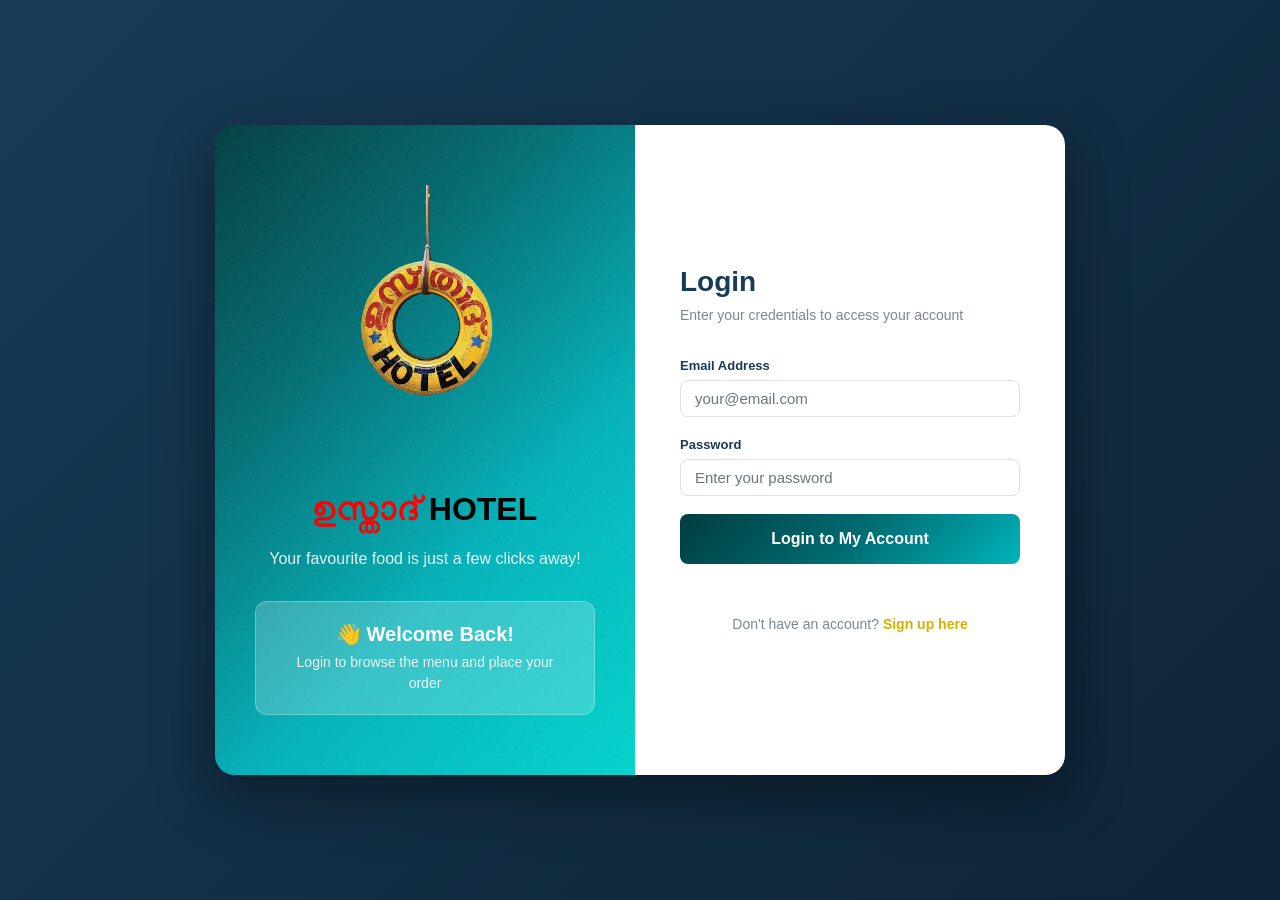
<file: templates/login.html>
<!DOCTYPE html>
<html>
<head>
    <meta name="viewport" content="width=device-width, initial-scale=1.0">
    <title>Food Munch - Login</title>
    <link rel="stylesheet" href="https://stackpath.bootstrapcdn.com/bootstrap/4.5.2/css/bootstrap.min.css" />
    <link href="https://fonts.googleapis.com/css2?family=Manjari&display=swap" rel="stylesheet">
    <script src="https://code.jquery.com/jquery-3.5.1.slim.min.js"></script>
    <script src="https://cdn.jsdelivr.net/npm/popper.js@1.16.1/dist/umd/popper.min.js"></script>
    <script src="https://stackpath.bootstrapcdn.com/bootstrap/4.5.2/js/bootstrap.min.js"></script>
    <style>
        * { margin: 0; padding: 0; box-sizing: border-box; }
        body {
            min-height: 100vh;
            background: linear-gradient(135deg, #183b56 0%, #0d2436 100%);
            display: flex;
            align-items: center;
            justify-content: center;
            font-family: 'Roboto', sans-serif;
            padding: 30px 15px;
        }
        .page-wrapper {
            display: flex;
            width: 100%;
            max-width: 850px;
            border-radius: 20px;
            overflow: hidden;
            box-shadow: 0 20px 60px rgba(0,0,0,0.4);
        }
        .left-panel {
    background: linear-gradient(135deg, #003d40 0%, #006b70 30%, #00b4bb 65%, #00d4cc 100%);
    flex: 1;
    display: flex;
    flex-direction: column;
    align-items: center;
    justify-content: center;
    padding: 60px 40px;
    color: white;
    position: relative;
    overflow: hidden;
}
.left-panel::before {
    content: '';
    position: absolute;
    top: -50%;
    left: -50%;
    width: 200%;
    height: 200%;
    background-image: url("data:image/svg+xml,%3Csvg viewBox='0 0 256 256' xmlns='http://www.w3.org/2000/svg'%3E%3Cfilter id='noise'%3E%3CfeTurbulence type='fractalNoise' baseFrequency='0.9' numOctaves='4' stitchTiles='stitch'/%3E%3C/filter%3E%3Crect width='100%25' height='100%25' filter='url(%23noise)' opacity='1'/%3E%3C/svg%3E");
    opacity: 0.08;
    pointer-events: none;
    z-index: 1;
}
.left-panel img,
.left-panel h1,
.left-panel p,
.left-panel div {
    position: relative;
    z-index: 2;
}
.welcome-back {
    background: rgba(255,255,255,0.15);
    border: 1px solid rgba(255,255,255,0.25);
    border-radius: 12px;
    padding: 20px 25px;
    text-align: center;
    width: 100%;
}
        
        .left-panel img { width: 90px; margin-bottom: 20px; }
        .left-panel h1 { font-size: 32px; font-weight: 800; margin-bottom: 10px; }
        .left-panel p { font-size: 16px; opacity: 0.9; text-align: center; margin-bottom: 30px; }
        .welcome-back {
            background: rgba(255,255,255,0.2);
            border-radius: 12px;
            padding: 20px 25px;
            text-align: center;
            width: 100%;
        }
        .welcome-back h3 { font-size: 20px; font-weight: 700; margin-bottom: 6px; }
        .welcome-back p { font-size: 14px; opacity: 0.9; margin: 0; }
        .right-panel {
            background: white;
            flex: 1;
            padding: 60px 45px;
            display: flex;
            flex-direction: column;
            justify-content: center;
        }
        .form-title { color: #183b56; font-size: 28px; font-weight: 800; margin-bottom: 6px; }
        .form-subtitle { color: #7b8794; font-size: 14px; margin-bottom: 30px; }
        .form-label { color: #183b56; font-weight: 600; font-size: 13px; margin-bottom: 5px; display: block; }
        .form-control {
            border-radius: 8px;
            border: 1.5px solid #e0e0e0;
            padding: 12px 14px;
            font-size: 15px;
            width: 100%;
            margin-bottom: 18px;
            transition: border-color 0.2s;
        }
        .form-control:focus { border-color: #d0b200; outline: none; box-shadow: 0 0 0 3px rgba(208,178,0,0.15); }
        .submit-btn {
            background: linear-gradient(135deg, #003d40 0%, #006b70 50%, #00b4bb 100%);
            color: white;
            border: none;
            border-radius: 8px;
            padding: 13px;
            font-size: 16px;
            font-weight: 700;
            width: 100%;
            cursor: pointer;
            transition: opacity 0.2s;
        }
        .submit-btn:hover { opacity: 0.88; }
        .bottom-link { text-align: center; margin-top: 18px; color: #7b8794; font-size: 14px; }
        .bottom-link a { color: #d0b200; font-weight: 700; text-decoration: none; }
        .bottom-link a:hover { text-decoration: underline; }
        .msg-box { text-align: center; font-size: 14px; font-weight: 600; margin-top: 12px; min-height: 20px; }
        @media (max-width: 700px) {
            .left-panel { display: none; }
            .right-panel { padding: 35px 25px; }
        }
    </style>
</head>
<body>
    <div class="page-wrapper">
        <div class="left-panel">
            <img src="/static/logo.png" style="width:200px; height:auto;" />
            <h1>
    <span style="font-family: 'Manjari', sans-serif; font-size: 36px; font-weight: bold; color: red;">
        ഉസ്താദ്
    </span>
    <span style="font-family:  sans-serif; font-size: 32px; font-weight: bold; color: black;">
        HOTEL
    </span>
</h1>
            <p>Your favourite food is just a few clicks away!</p>
            <div class="welcome-back">
                <h3>👋 Welcome Back!</h3>
                <p>Login to browse the menu and place your order</p>
            </div>
        </div>
        <div class="right-panel">
            <h2 class="form-title">Login</h2>
            <p class="form-subtitle">Enter your credentials to access your account</p>
            <label class="form-label">Email Address</label>
            <input type="email" class="form-control" id="email" placeholder="your@email.com" />
            <label class="form-label">Password</label>
            <input type="password" class="form-control" id="password" placeholder="Enter your password" />
            <button class="submit-btn" onclick="login()">Login to My Account</button>
            <div id="msg" class="msg-box"></div>
            <div class="bottom-link">Don't have an account? <a href="/signup">Sign up here</a></div>
        </div>
    </div>

    <script>
        function login() {
            const email = document.getElementById('email').value.trim();
            const password = document.getElementById('password').value.trim();
            const msg = document.getElementById('msg');

            if (!email || !password) {
                msg.style.color = '#b00020'; msg.innerText = '❌ Please enter email and password!'; return;
            }

            fetch('/api/login', {
                method: 'POST',
                headers: { 'Content-Type': 'application/json' },
                body: JSON.stringify({ email, password })
            })
            .then(res => res.json())
            .then(data => {
                if (data.success) {
                    msg.style.color = '#1a7a3c';
                    msg.innerText = '✅ Login successful! Redirecting...';
                    setTimeout(() => window.location.href = '/', 1200);
                } else {
                    msg.style.color = '#b00020';
                    msg.innerText = '❌ ' + data.message;
                }
            });
        }
    </script>
</body>
</html>
</file>
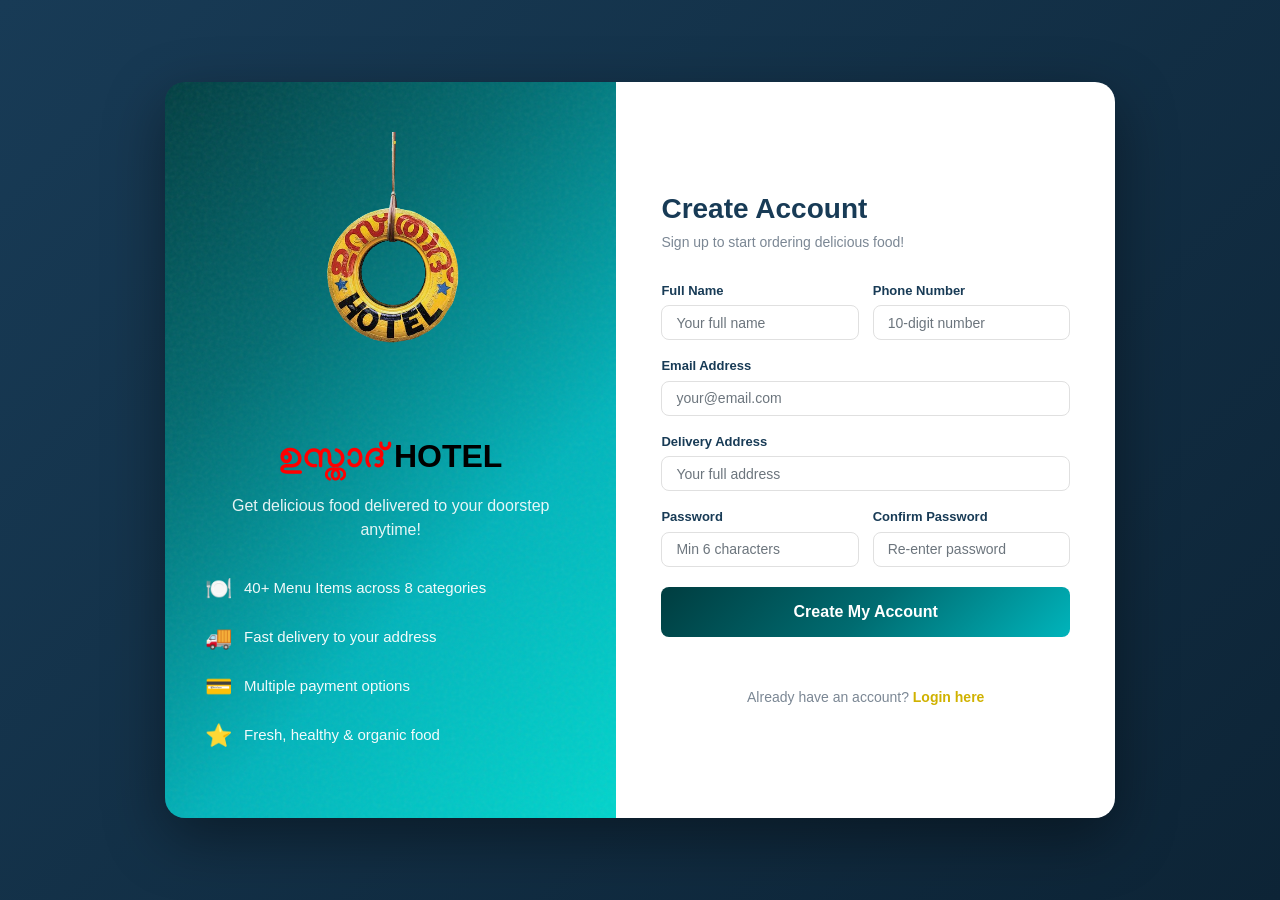
<file: templates/signup.html>
<!DOCTYPE html>
<html>
<head>
    <meta name="viewport" content="width=device-width, initial-scale=1.0">
    <title>Food Munch - Sign Up</title>
    <link rel="stylesheet" href="https://stackpath.bootstrapcdn.com/bootstrap/4.5.2/css/bootstrap.min.css" />
    <link href="https://fonts.googleapis.com/css2?family=Manjari&display=swap" rel="stylesheet">
    <script src="https://code.jquery.com/jquery-3.5.1.slim.min.js"></script>
    <script src="https://cdn.jsdelivr.net/npm/popper.js@1.16.1/dist/umd/popper.min.js"></script>
    <script src="https://stackpath.bootstrapcdn.com/bootstrap/4.5.2/js/bootstrap.min.js"></script>
    <style>
        * { margin: 0; padding: 0; box-sizing: border-box; }
        body {
            min-height: 100vh;
            background: linear-gradient(135deg, #183b56 0%, #0d2436 100%);
            display: flex;
            align-items: center;
            justify-content: center;
            font-family: 'Roboto', sans-serif;
            padding: 30px 15px;
        }
        .page-wrapper {
            display: flex;
            width: 100%;
            max-width: 950px;
            min-height: 600px;
            border-radius: 20px;
            overflow: hidden;
            box-shadow: 0 20px 60px rgba(0,0,0,0.4);
        }
        /* Left panel */
        .left-panel {
            background: linear-gradient(135deg, #003d40 0%, #006b70 30%, #00b4bb 65%, #00d4cc 100%);
            flex: 1;
            display: flex;
            flex-direction: column;
            align-items: center;
            justify-content: center;
            padding: 50px 40px;
            color: white;
            position: relative;
            overflow: hidden;
        }
        .left-panel::before {
            content: '';
            position: absolute;
            top: -50%; left: -50%;
            width: 200%; height: 200%;
            background-image: url("data:image/svg+xml,%3Csvg viewBox='0 0 256 256' xmlns='http://www.w3.org/2000/svg'%3E%3Cfilter id='noise'%3E%3CfeTurbulence type='fractalNoise' baseFrequency='0.9' numOctaves='4' stitchTiles='stitch'/%3E%3C/filter%3E%3Crect width='100%25' height='100%25' filter='url(%23noise)' opacity='1'/%3E%3C/svg%3E");
            opacity: 0.08;
            pointer-events: none;
            z-index: 1;
        }
        .left-panel img, .left-panel h1, .left-panel p, .left-panel div {
            position: relative; z-index: 2;
        }
        .left-panel img { width: 200px; height: auto; margin-bottom: 20px; }
        .left-panel h1 { font-size: 32px; font-weight: 800; margin-bottom: 10px; }
        .left-panel p { font-size: 16px; opacity: 0.9; text-align: center; margin-bottom: 30px; }
        .feature-item { display: flex; align-items: center; gap: 12px; margin-bottom: 16px; width: 100%; }
        .feature-icon { font-size: 22px; }
        .feature-text { font-size: 15px; opacity: 0.95; }
        /* Right panel */
        .right-panel {
            background: white;
            flex: 1.1;
            padding: 50px 45px;
            display: flex;
            flex-direction: column;
            justify-content: center;
        }
        .form-title { color: #183b56; font-size: 28px; font-weight: 800; margin-bottom: 6px; }
        .form-subtitle { color: #7b8794; font-size: 14px; margin-bottom: 28px; }
        .form-label { color: #183b56; font-weight: 600; font-size: 13px; margin-bottom: 5px; display: block; }
        .form-control {
            border-radius: 8px;
            border: 1.5px solid #e0e0e0;
            padding: 11px 14px;
            font-size: 14px;
            width: 100%;
            margin-bottom: 16px;
            transition: border-color 0.2s;
        }
        .form-control:focus { border-color: #d0b200; outline: none; box-shadow: 0 0 0 3px rgba(208,178,0,0.15); }
        .submit-btn {
            background: linear-gradient(135deg, #003d40 0%, #006b70 50%, #00b4bb 100%);
            color: white;
            border: none;
            border-radius: 8px;
            padding: 13px;
            font-size: 16px;
            font-weight: 700;
            width: 100%;
            cursor: pointer;
            margin-top: 4px;
            transition: opacity 0.2s;
        }
        .submit-btn:hover { opacity: 0.88; }
        .bottom-link { text-align: center; margin-top: 18px; color: #7b8794; font-size: 14px; }
        .bottom-link a { color: #d0b200; font-weight: 700; text-decoration: none; }
        .bottom-link a:hover { text-decoration: underline; }
        .msg-box { text-align: center; font-size: 14px; font-weight: 600; margin-top: 12px; min-height: 20px; }
        .row-2col { display: flex; gap: 14px; }
        .row-2col > div { flex: 1; }
        @media (max-width: 700px) {
            .left-panel { display: none; }
            .right-panel { padding: 35px 25px; }
            .page-wrapper { border-radius: 14px; }
        }
    </style>
</head>
<body>
    <div class="page-wrapper">
        <!-- Left Panel -->
        <div class="left-panel">
            <img src="/static/logo.png" alt="Logo" />
            <h1>
                <span style="font-family: 'Manjari', sans-serif; font-size: 36px; font-weight: bold; color: red;">ഉസ്താദ്</span>
                <span style="font-family:  sans-serif; font-size: 32px; font-weight: bold; color: black;"> HOTEL</span>
            </h1>
            <p>Get delicious food delivered to your doorstep anytime!</p>
            <div class="feature-item">
                <span class="feature-icon">🍽️</span>
                <span class="feature-text">40+ Menu Items across 8 categories</span>
            </div>
            <div class="feature-item">
                <span class="feature-icon">🚚</span>
                <span class="feature-text">Fast delivery to your address</span>
            </div>
            <div class="feature-item">
                <span class="feature-icon">💳</span>
                <span class="feature-text">Multiple payment options</span>
            </div>
            <div class="feature-item">
                <span class="feature-icon">⭐</span>
                <span class="feature-text">Fresh, healthy & organic food</span>
            </div>
        </div>
        <!-- Right Panel -->
        <div class="right-panel">
            <h2 class="form-title">Create Account</h2>
            <p class="form-subtitle">Sign up to start ordering delicious food!</p>
            <div class="row-2col">
                <div>
                    <label class="form-label">Full Name</label>
                    <input type="text" class="form-control" id="name" placeholder="Your full name" />
                </div>
                <div>
                    <label class="form-label">Phone Number</label>
                    <input type="text" class="form-control" id="phone" placeholder="10-digit number" />
                </div>
            </div>
            <label class="form-label">Email Address</label>
            <input type="email" class="form-control" id="email" placeholder="your@email.com" />
            <label class="form-label">Delivery Address</label>
            <input type="text" class="form-control" id="address" placeholder="Your full address" />
            <div class="row-2col">
                <div>
                    <label class="form-label">Password</label>
                    <input type="password" class="form-control" id="password" placeholder="Min 6 characters" />
                </div>
                <div>
                    <label class="form-label">Confirm Password</label>
                    <input type="password" class="form-control" id="confirmPassword" placeholder="Re-enter password" />
                </div>
            </div>
            <button class="submit-btn" onclick="signUp()">Create My Account</button>
            <div id="msg" class="msg-box"></div>
            <div class="bottom-link">Already have an account? <a href="/login">Login here</a></div>
        </div>
    </div>

    <script>
        function signUp() {
            const name = document.getElementById('name').value.trim();
            const phone = document.getElementById('phone').value.trim();
            const email = document.getElementById('email').value.trim();
            const address = document.getElementById('address').value.trim();
            const password = document.getElementById('password').value.trim();
            const confirm = document.getElementById('confirmPassword').value.trim();
            const msg = document.getElementById('msg');

            if (!name || !phone || !email || !address || !password || !confirm) {
                msg.style.color = '#b00020'; msg.innerText = '❌ Please fill in all fields!'; return;
            }
            if (password !== confirm) {
                msg.style.color = '#b00020'; msg.innerText = '❌ Passwords do not match!'; return;
            }
            if (password.length < 6) {
                msg.style.color = '#b00020'; msg.innerText = '❌ Password must be at least 6 characters!'; return;
            }

            fetch('/api/signup', {
                method: 'POST',
                headers: { 'Content-Type': 'application/json' },
                body: JSON.stringify({ name, phone, email, address, password })
            })
            .then(res => res.json())
            .then(data => {
                if (data.success) {
                    msg.style.color = '#1a7a3c';
                    msg.innerText = '✅ Account created! Redirecting to login...';
                    setTimeout(() => window.location.href = '/login', 1500);
                } else {
                    msg.style.color = '#b00020';
                    msg.innerText = '❌ ' + data.message;
                }
            });
        }
    </script>
</body>
</html>
</file>
